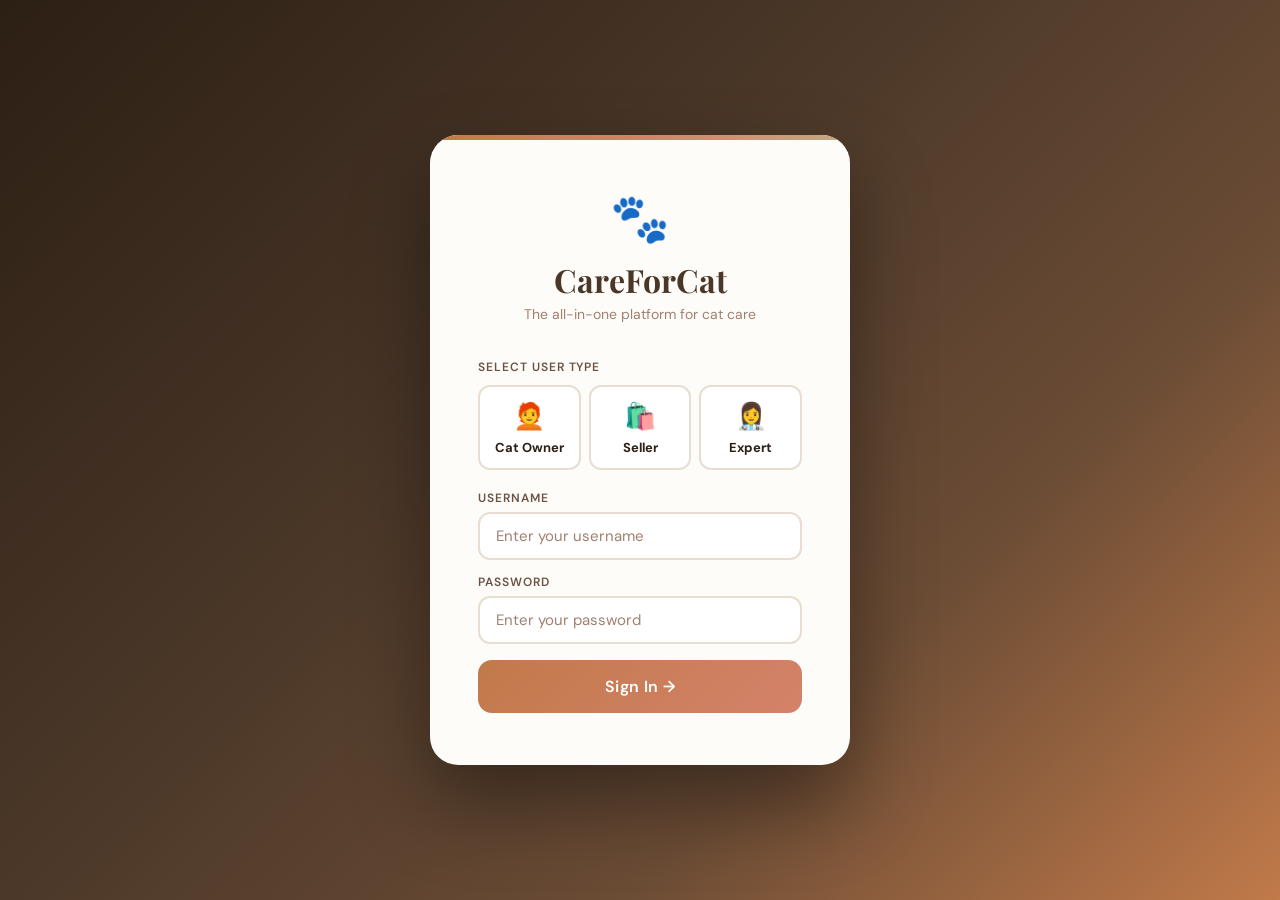
<file: index.html>
<!DOCTYPE html>
<html lang="en">
<head>
  <meta charset="UTF-8">
  <meta name="viewport" content="width=device-width, initial-scale=1.0">
  <title>CareForCat 🐾</title>

  <!-- Google Fonts -->
  <link href="https://fonts.googleapis.com/css2?family=Playfair+Display:wght@400;600;700&family=DM+Sans:wght@300;400;500;600&display=swap" rel="stylesheet">

  <!-- Stylesheets -->
  <link rel="stylesheet" href="css/variables.css">
  <link rel="stylesheet" href="css/login.css">
  <link rel="stylesheet" href="css/navbar.css">
  <link rel="stylesheet" href="css/components.css">
</head>
<body>

<!-- ===== LOGIN ===== -->
<div class="login-screen" id="loginScreen">
  <div class="login-card">
    <div class="login-logo">
      <span class="paw">🐾</span>
      <h1>CareForCat</h1>
      <p>The all-in-one platform for cat care</p>
    </div>
    <div class="role-selector">
      <label class="selector-label">Select user type</label>
      <div class="role-cards">
        <div class="role-card" id="role-owner"  onclick="selectRole('owner')">
          <span class="role-icon">🧑‍🦰</span>
          <div class="role-info"><div class="role-name">Cat Owner</div></div>
        </div>
        <div class="role-card" id="role-seller" onclick="selectRole('seller')">
          <span class="role-icon">🛍️</span>
          <div class="role-info"><div class="role-name">Seller</div></div>
        </div>
        <div class="role-card" id="role-expert" onclick="selectRole('expert')">
          <span class="role-icon">👩‍⚕️</span>
          <div class="role-info"><div class="role-name">Expert</div></div>
        </div>
      </div>
    </div>
    <div id="loginError" class="login-error">⚠️ Incorrect username or password. Please try again.</div>
    <div class="login-form">
      <div class="login-field">
        <label>Username</label>
        <input type="text" id="loginUsername" placeholder="Enter your username">
      </div>
      <div class="login-field">
        <label>Password</label>
        <input type="password" id="loginPassword" placeholder="Enter your password"
               onkeydown="if(event.key==='Enter') doLogin()">
      </div>
    </div>
    <button class="login-btn" onclick="doLogin()">Sign In →</button>
  </div>
</div>

<!-- ===== NAVBAR ===== -->
<nav class="navbar" id="navbar" style="display:none;">
  <a class="nav-brand" onclick="showPage('home')"><span>🐾</span> CareForCat</a>
  <div class="nav-links" id="navLinks"></div>
  <div class="nav-right">
    <button class="notification-btn" onclick="toggleNotif()">🔔<span class="notif-badge"></span></button>
    <div class="user-menu">
      <div class="avatar" id="navAvatar"></div>
      <div>
        <div class="user-name" id="navName"></div>
        <div class="user-role" id="navRole"></div>
      </div>
    </div>
    <button class="logout-btn" onclick="logout()">Sign Out</button>
  </div>
</nav>

<!-- ===== NOTIFICATIONS DROPDOWN ===== -->
<div class="notif-dropdown" id="notifDropdown">
  <div class="notif-header">
    <h4>Notifications</h4>
    <button class="notif-clear" onclick="clearNotif()">Clear all</button>
  </div>
  <div id="notifList"></div>
</div>

<!-- ===== PAGES ===== -->
<div id="pages" style="display:none;">

  <!-- Home -->
  <div class="page active" id="page-home">
    <div class="page-container">
      <div class="hero">
        <div class="hero-greeting" id="heroGreeting"></div>
        <h2 id="heroTitle"></h2>
        <p id="heroDesc"></p>
      </div>
      <div class="quick-stats" id="quickStats"></div>
      <div class="section-header">
        <h2 class="section-title">Recent Activity</h2>
        <button class="see-all">See all</button>
      </div>
      <div class="cards-grid" id="homeCards"></div>
    </div>
  </div>

  <!-- My Cats (Owner) -->
  <div class="page" id="page-mycats">
    <div class="page-container">
      <div class="section-header">
        <h2 class="section-title">My Cats 🐱</h2>
        <button class="card-btn" onclick="openModal('addCat')">+ Add Cat</button>
      </div>
      <div class="cat-profile" style="background:linear-gradient(135deg,#FDF8F3,white);">
        <div class="cat-avatar card-img-sand">🐈</div>
        <div class="cat-info" style="flex:1">
          <h3>Mochi</h3>
          <div class="cat-breed">British Shorthair · 3 years old · Male</div>
          <div class="cat-stats">
            <div class="cat-stat"><div class="val">4.2 kg</div><div class="lbl">Weight</div></div>
            <div class="cat-stat"><div class="val">2 months</div><div class="lbl">Last Visit</div></div>
            <div class="cat-stat"><div class="val">Good</div><div class="lbl">Health</div></div>
          </div>
          <div class="health-bar-wrap">
            <div class="health-bar-label"><span>Overall Health</span><span>85%</span></div>
            <div class="health-bar"><div class="health-bar-fill" style="width:85%"></div></div>
          </div>
        </div>
        <div style="display:flex;flex-direction:column;gap:8px;align-self:flex-start;">
          <button class="card-btn">View Profile</button>
          <button class="card-btn" style="background:var(--soft-green)">Book Appointment</button>
        </div>
      </div>
      <div class="cat-profile">
        <div class="cat-avatar card-img-rose">🐱</div>
        <div class="cat-info" style="flex:1">
          <h3>Butter</h3>
          <div class="cat-breed">Ragdoll · 1.5 years old · Female</div>
          <div class="cat-stats">
            <div class="cat-stat"><div class="val">3.1 kg</div><div class="lbl">Weight</div></div>
            <div class="cat-stat"><div class="val">3 weeks</div><div class="lbl">Last Visit</div></div>
            <div class="cat-stat"><div class="val">Excellent</div><div class="lbl">Health</div></div>
          </div>
          <div class="health-bar-wrap">
            <div class="health-bar-label"><span>Overall Health</span><span>94%</span></div>
            <div class="health-bar"><div class="health-bar-fill" style="width:94%"></div></div>
          </div>
        </div>
        <div style="display:flex;flex-direction:column;gap:8px;align-self:flex-start;">
          <button class="card-btn">View Profile</button>
          <button class="card-btn" style="background:var(--soft-green)">Book Appointment</button>
        </div>
      </div>
    </div>
  </div>

  <!-- Shop -->
  <div class="page" id="page-shop">
    <div class="page-container">
      <div class="section-header"><h2 class="section-title">Cat Shop 🛒</h2></div>
      <div class="filter-bar" id="shopFilterBar">
        <button class="filter-btn active" onclick="filterShop(this,'All')">All</button>
        <button class="filter-btn" onclick="filterShop(this,'Food')">Food</button>
        <button class="filter-btn" onclick="filterShop(this,'Accessories')">Accessories</button>
        <button class="filter-btn" onclick="filterShop(this,'Toys')">Toys</button>
        <button class="filter-btn" onclick="filterShop(this,'Hygiene')">Hygiene</button>
        <button class="filter-btn" onclick="filterShop(this,'Medicine & Vitamins')">Medicine &amp; Vitamins</button>
      </div>
      <div class="cards-grid" id="shopGrid">
        <div class="product-card" data-category="Food"><div class="product-img card-img-terracotta">🐟<span class="sale-badge">-20%</span></div><div class="product-body"><div class="product-name">Royal Canin Indoor 2kg</div><div class="product-brand">Royal Canin · Dry Food</div><div class="product-price"><span class="price-new">$13.99</span><span class="price-old">$17.49</span></div><button class="add-cart">🛒 Add to Cart</button></div></div>
        <div class="product-card" data-category="Hygiene"><div class="product-img card-img-sand">🪣</div><div class="product-body"><div class="product-name">Smart Self-Cleaning Litter Box</div><div class="product-brand">PetHouse · Hygiene</div><div class="product-price"><span class="price-new">$8.99</span></div><button class="add-cart">🛒 Add to Cart</button></div></div>
        <div class="product-card" data-category="Toys"><div class="product-img card-img-blue">🎾</div><div class="product-body"><div class="product-name">Premium Cat Toy Set</div><div class="product-brand">CatJoy · Toys</div><div class="product-price"><span class="price-new">$6.99</span></div><button class="add-cart">🛒 Add to Cart</button></div></div>
        <div class="product-card" data-category="Medicine & Vitamins"><div class="product-img card-img-green">🌿<span class="sale-badge">-15%</span></div><div class="product-body"><div class="product-name">Multi-Vitamin Supplement</div><div class="product-brand">PetCare · Health</div><div class="product-price"><span class="price-new">$9.99</span><span class="price-old">$11.99</span></div><button class="add-cart">🛒 Add to Cart</button></div></div>
        <div class="product-card" data-category="Accessories"><div class="product-img card-img-rose">🛏️</div><div class="product-body"><div class="product-name">Ultra-Soft Plush Cat Bed</div><div class="product-brand">CozyCat · Accessories</div><div class="product-price"><span class="price-new">$12.99</span></div><button class="add-cart">🛒 Add to Cart</button></div></div>
        <div class="product-card" data-category="Hygiene"><div class="product-img card-img-sand">🚿</div><div class="product-body"><div class="product-name">Waterless Dry Shampoo</div><div class="product-brand">PurrClean · Hygiene</div><div class="product-price"><span class="price-new">$4.49</span></div><button class="add-cart">🛒 Add to Cart</button></div></div>
      </div>
    </div>
  </div>

  <!-- Consult (Owner) -->
  <div class="page" id="page-consult">
    <div class="page-container">
      <div class="section-header">
        <h2 class="section-title">Expert Consultation 👩‍⚕️</h2>
        <button class="card-btn" onclick="openModal('askQuestion')">✏️ Ask a Question</button>
      </div>
      <div class="search-bar"><span>🔍</span><input type="text" placeholder="Search for an expert..."></div>
      <div class="expert-card">
        <div class="expert-avatar avatar-expert">👩‍⚕️</div>
        <div class="expert-info" style="flex:1">
          <h3>Dr. Lan Phuong</h3>
          <div class="expert-spec">Feline Internal Medicine Specialist</div>
          <div class="expert-bio">10 years of experience. Specializes in kidney, cardiac, and digestive diseases in cats. University lecturer and researcher.</div>
          <div><span class="stars">★★★★★</span><span class="review-count">(128 reviews)</span></div>
        </div>
        <button class="book-btn">📅 Book Now</button>
      </div>
      <div class="expert-card">
        <div class="expert-avatar avatar-owner">👨‍⚕️</div>
        <div class="expert-info" style="flex:1">
          <h3>Dr. Minh Tri</h3>
          <div class="expert-spec">Nutrition &amp; Behavior Specialist</div>
          <div class="expert-bio">8 years specializing in feline diet and behavior consulting. Graduated from Hanoi Veterinary University.</div>
          <div><span class="stars">★★★★☆</span><span class="review-count">(94 reviews)</span></div>
        </div>
        <button class="book-btn">📅 Book Now</button>
      </div>
      <div class="expert-card">
        <div class="expert-avatar avatar-seller">👩‍🔬</div>
        <div class="expert-info" style="flex:1">
          <h3>Dr. Thu Hien</h3>
          <div class="expert-spec">Surgeon &amp; Orthopedic Specialist</div>
          <div class="expert-bio">Specializes in surgery and injury treatment in cats. 12 years of experience at CatCare Veterinary Clinic.</div>
          <div><span class="stars">★★★★★</span><span class="review-count">(203 reviews)</span></div>
        </div>
        <button class="book-btn">📅 Book Now</button>
      </div>
    </div>
  </div>

  <!-- Forum -->
  <div class="page" id="page-forum">
    <div class="page-container">
      <div class="section-header">
        <h2 class="section-title">CareForCat Community 💬</h2>
        <button class="card-btn" onclick="openModal('newPost')">✍️ New Post</button>
      </div>
      <div class="filter-bar" id="forumFilterBar">
        <button class="filter-btn active" onclick="filterForum(this,'All')">All</button>
        <button class="filter-btn" onclick="filterForum(this,'Q&A')">Q&amp;A</button>
        <button class="filter-btn" onclick="filterForum(this,'Stories')">Stories</button>
        <button class="filter-btn" onclick="filterForum(this,'Expert Answers')">Expert Answers</button>
      </div>
      <div id="forumPosts">
        <div class="post-card" data-category="Q&A">
          <div class="post-header"><div class="post-user-avatar avatar-owner">🧑</div><div><div class="post-user-name">Minh Anh</div><div class="post-time">2 hours ago · Q&amp;A</div></div></div>
          <div class="post-title">My cat keeps sneezing constantly — could it be rhinitis?</div>
          <div class="post-preview">Mochi has been sneezing a lot lately with clear nasal discharge. I checked his temperature and it's normal. Has anyone else experienced this before?</div>
          <div class="post-footer"><span class="post-action">❤️ 12 likes</span><span class="post-action">💬 8 comments</span><span class="post-action">🔖 Save</span></div>
        </div>
        <div class="post-card" data-category="Expert Answers">
          <div class="post-header"><div class="post-user-avatar avatar-expert">👩‍⚕️</div><div><div class="post-user-name">Dr. Lan Phuong <span style="font-size:11px;color:var(--soft-green);font-weight:600;">✓ Expert</span></div><div class="post-time">5 hours ago · Article</div></div></div>
          <div class="post-title">5 Signs Your Cat Needs to See a Vet Immediately</div>
          <div class="post-preview">As a cat owner, recognizing danger signs early can save your pet's life. Here are the 5 most critical warning signs to watch out for...</div>
          <div class="post-footer"><span class="post-action">❤️ 87 likes</span><span class="post-action">💬 34 comments</span><span class="post-action">🔖 Save</span></div>
        </div>
        <div class="post-card" data-category="Stories">
          <div class="post-header"><div class="post-user-avatar avatar-seller">🛍️</div><div><div class="post-user-name">Thanh Ha Shop <span style="font-size:11px;color:var(--terracotta);font-weight:600;">🏪 Store</span></div><div class="post-time">1 day ago · Review</div></div></div>
          <div class="post-title">Royal Canin vs Hill's Science Diet — Which Is Better for Indoor Cats?</div>
          <div class="post-preview">After 3 months of testing with multiple customers, here is a detailed comparison of the two most popular cat food brands on the market...</div>
          <div class="post-footer"><span class="post-action">❤️ 45 likes</span><span class="post-action">💬 22 comments</span><span class="post-action">🔖 Save</span></div>
        </div>
      </div>
    </div>
  </div>

  <!-- Manage Products (Seller) -->
  <div class="page" id="page-manage-products">
    <div class="page-container">
      <div class="section-header">
        <h2 class="section-title">Product Management 📦</h2>
        <button class="card-btn" onclick="openModal('addProduct')">+ Add Product</button>
      </div>
      <div class="manage-tabs">
        <button class="manage-tab active" onclick="filterProductTab(this,'all')">Active (12)</button>
        <button class="manage-tab" onclick="filterProductTab(this,'pending')">Pending Review (3)</button>
        <button class="manage-tab" onclick="filterProductTab(this,'outofstock')">Out of Stock (2)</button>
      </div>
      <div class="table-wrap">
        <table>
          <thead><tr><th>Product</th><th>Category</th><th>Price</th><th>Stock</th><th>Sold</th><th>Status</th><th></th></tr></thead>
          <tbody id="productTableBody">
            <tr data-status="all"><td><strong>Royal Canin Indoor 2kg</strong></td><td>Food</td><td>$13.99</td><td>45</td><td>128</td><td><span class="status-pill status-active">Active</span></td><td><button class="card-btn">Edit</button></td></tr>
            <tr data-status="all"><td><strong>Smart Litter Box</strong></td><td>Hygiene</td><td>$8.99</td><td>12</td><td>67</td><td><span class="status-pill status-active">Active</span></td><td><button class="card-btn">Edit</button></td></tr>
            <tr data-status="outofstock"><td><strong>Premium Toy Set</strong></td><td>Toys</td><td>$6.99</td><td>0</td><td>89</td><td><span class="status-pill status-pending">Out of Stock</span></td><td><button class="card-btn">Edit</button></td></tr>
            <tr data-status="pending"><td><strong>Multi-Vitamin Supplement</strong></td><td>Medicine</td><td>$9.99</td><td>30</td><td>54</td><td><span class="status-pill status-pending">Pending Review</span></td><td><button class="card-btn">Edit</button></td></tr>
          </tbody>
        </table>
      </div>
    </div>
  </div>

  <!-- Manage Orders (Seller) -->
  <div class="page" id="page-manage-orders">
    <div class="page-container">
      <div class="section-header"><h2 class="section-title">Order Management 🧾</h2></div>
      <div class="table-wrap">
        <table>
          <thead><tr><th>Order ID</th><th>Customer</th><th>Product</th><th>Total</th><th>Date</th><th>Status</th></tr></thead>
          <tbody>
            <tr><td>#ORD-1024</td><td>Minh Anh</td><td>Royal Canin × 2</td><td>$27.98</td><td>Mar 3, 2026</td><td><span class="status-pill status-pending">Processing</span></td></tr>
            <tr><td>#ORD-1023</td><td>Huu Duc</td><td>Litter Box × 1</td><td>$8.99</td><td>Mar 2, 2026</td><td><span class="status-pill status-done">Delivered</span></td></tr>
            <tr><td>#ORD-1022</td><td>Thao Nguyen</td><td>Vitamins × 3</td><td>$29.97</td><td>Mar 1, 2026</td><td><span class="status-pill status-active">Shipped</span></td></tr>
          </tbody>
        </table>
      </div>
    </div>
  </div>

  <!-- Schedule (Expert) -->
  <div class="page" id="page-schedule">
    <div class="page-container">
      <div class="section-header">
        <h2 class="section-title">My Consultation Schedule 📅</h2>
        <button class="card-btn" onclick="openModal('setSchedule')">+ Add Availability</button>
      </div>
      <div class="table-wrap">
        <table>
          <thead><tr><th>Time</th><th>Patient</th><th>Cat Name</th><th>Issue</th><th>Type</th><th>Status</th></tr></thead>
          <tbody>
            <tr><td>Today, 2:00 PM</td><td>Minh Anh</td><td>Mochi</td><td>Sneezing, runny nose</td><td>🎥 Online</td><td><span class="status-pill status-active">Upcoming</span></td></tr>
            <tr><td>Today, 4:30 PM</td><td>Huu Duc</td><td>Cream</td><td>Routine health checkup</td><td>🏥 In-person</td><td><span class="status-pill status-active">Upcoming</span></td></tr>
            <tr><td>Mar 4, 9:00 AM</td><td>Thu Phuong</td><td>Cloud</td><td>Diet consultation</td><td>🎥 Online</td><td><span class="status-pill status-pending">Awaiting Confirm</span></td></tr>
            <tr><td>Mar 2, 10:00 AM</td><td>Thanh Lam</td><td>Espresso</td><td>Skin inflammation treatment</td><td>🏥 In-person</td><td><span class="status-pill status-done">Completed</span></td></tr>
          </tbody>
        </table>
      </div>
    </div>
  </div>

  <!-- Articles (Expert) -->
  <div class="page" id="page-articles">
    <div class="page-container">
      <div class="section-header">
        <h2 class="section-title">My Articles ✍️</h2>
        <button class="card-btn" onclick="openModal('newArticle')">+ Write New Article</button>
      </div>
      <div class="cards-grid">
        <div class="card"><div class="card-img card-img-blue">🔬</div><div class="card-body"><span class="card-tag tag-health">Health</span><div class="card-title">Chronic Kidney Disease in Middle-Aged Cats</div><div class="card-desc">Early detection and effective treatment protocols for cats aged 7 and above...</div></div><div class="card-footer"><span class="card-author">234 reads</span><button class="card-btn">Edit</button></div></div>
        <div class="card"><div class="card-img card-img-green">🥗</div><div class="card-body"><span class="card-tag tag-food">Nutrition</span><div class="card-title">A Balanced Diet for Indoor Cats</div><div class="card-desc">A science-based guide to meal planning that prevents obesity and nutritional deficiencies...</div></div><div class="card-footer"><span class="card-author">178 reads</span><button class="card-btn">Edit</button></div></div>
        <div class="card"><div class="card-img card-img-rose">💊</div><div class="card-body"><span class="card-tag tag-care">Treatment</span><div class="card-title">How to Give Your Cat Medicine the Right Way</div><div class="card-desc">Techniques and tips to make medicating your cat safe and stress-free...</div></div><div class="card-footer"><span class="card-author">412 reads</span><button class="card-btn">Edit</button></div></div>
      </div>
    </div>
  </div>

  <!-- Profile (All roles) -->
  <div class="page" id="page-profile">
    <div class="page-container">
      <div class="profile-header">
        <div class="profile-avatar-big" id="profileAvatarBig"></div>
        <div class="profile-info">
          <h2 id="profileName"></h2>
          <p id="profileEmail"></p>
          <div class="profile-role-badge" id="profileRoleBadge"></div>
        </div>
      </div>
      <div class="info-grid" id="profileInfoGrid"></div>
    </div>
  </div>

</div><!-- /#pages -->

<!-- ===== MODAL ===== -->
<div class="modal-overlay" id="modalOverlay" onclick="closeModal()">
  <div class="modal" onclick="event.stopPropagation()">
    <button class="modal-close" onclick="closeModal()">✕</button>
    <div id="modalContent"></div>
  </div>
</div>

<!-- ===== SCRIPTS (order matters) ===== -->
<script src="js/data.js"></script>
<script src="js/setup.js"></script>
<script src="js/auth.js"></script>
<script src="js/ui.js"></script>

</body>
</html>
</file>
<file: css/variables.css>
/* ===== CSS VARIABLES & BASE ===== */
:root {
  --cream: #FDF8F3;
  --warm-white: #FEFCF9;
  --sand: #E8DDD0;
  --clay: #C4A882;
  --terracotta: #C17A4A;
  --deep-brown: #4A3728;
  --soft-green: #7A9E7E;
  --sage: #9DB4A0;
  --blush: #E8B4A0;
  --rose: #D4826A;
  --accent: #C17A4A;
  --text-dark: #2C1F14;
  --text-mid: #6B5344;
  --text-light: #A08070;
}

* { margin: 0; padding: 0; box-sizing: border-box; }

body {
  font-family: 'DM Sans', sans-serif;
  background: var(--cream);
  color: var(--text-dark);
  min-height: 100vh;
}

@keyframes fadeIn {
  from { opacity: 0; transform: translateY(8px); }
  to   { opacity: 1; transform: translateY(0); }
}

/* ===== PAGES ===== */
.page { display: none; animation: fadeIn 0.3s ease; }
.page.active { display: block; }
.page-container { max-width: 1200px; margin: 0 auto; padding: 40px 32px; }

/* ===== SECTION / CARDS ===== */
.section-header { display: flex; align-items: center; justify-content: space-between; margin-bottom: 24px; }
.section-title { font-family: 'Playfair Display', serif; font-size: 26px; font-weight: 700; color: var(--deep-brown); }
.see-all { color: var(--terracotta); font-size: 14px; font-weight: 600; cursor: pointer; background: none; border: none; font-family: 'DM Sans', sans-serif; }

/* ===== CARD COLOURS ===== */
.card-img-green      { background: linear-gradient(135deg, #EDF5EE, #C8E0CB); }
.card-img-sand       { background: linear-gradient(135deg, #FDF8F3, #E8DDD0); }
.card-img-rose       { background: linear-gradient(135deg, #FFF0EC, #F5C5B5); }
.card-img-blue       { background: linear-gradient(135deg, #EEF2FF, #C9D0F5); }
.card-img-terracotta { background: linear-gradient(135deg, #FEF3EB, #F5D5B8); }

/* ===== TAG COLOURS ===== */
.tag-health  { background: #EDF5EE; color: #4A7C50; }
.tag-food    { background: #FEF3EB; color: #C17A4A; }
.tag-care    { background: #FFF0EC; color: #C4614A; }
.tag-consult { background: #EEF2FF; color: #5B68C0; }

/* ===== STATUS PILLS ===== */
.status-pill    { display: inline-block; padding: 3px 10px; border-radius: 20px; font-size: 11px; font-weight: 600; }
.status-active  { background: #EDF5EE; color: #4A7C50; }
.status-pending { background: #FEF3EB; color: #C17A4A; }
.status-done    { background: #EEF2FF; color: #5B68C0; }

/* ===== FILTER BAR ===== */
.filter-bar { display: flex; gap: 10px; flex-wrap: wrap; margin-bottom: 28px; }
.filter-btn { padding: 8px 18px; border-radius: 20px; border: 1px solid var(--sand); background: white; color: var(--text-mid); font-size: 13px; font-weight: 500; cursor: pointer; transition: all 0.2s; font-family: 'DM Sans', sans-serif; }
.filter-btn:hover, .filter-btn.active { background: var(--terracotta); color: white; border-color: var(--terracotta); }

/* ===== SEARCH BAR ===== */
.search-bar { display: flex; align-items: center; gap: 10px; background: white; border: 1px solid var(--sand); border-radius: 12px; padding: 8px 16px; width: 280px; margin-bottom: 28px; }
.search-bar input { border: none; outline: none; font-family: 'DM Sans', sans-serif; font-size: 14px; color: var(--text-dark); background: transparent; width: 100%; }

/* ===== AVATAR VARIANTS ===== */
.avatar        { width: 32px; height: 32px; border-radius: 8px; display: flex; align-items: center; justify-content: center; font-size: 16px; }
.avatar-owner  { background: linear-gradient(135deg, #EDF5EE, #C8E0CB); }
.avatar-seller { background: linear-gradient(135deg, #FEF3EB, #F5D5B8); }
.avatar-expert { background: linear-gradient(135deg, #EEF2FF, #C9D0F5); }

/* ===== RESPONSIVE ===== */
@media (max-width: 768px) {
  .nav-links { display: none; }
  .cards-grid { grid-template-columns: 1fr; }
  .quick-stats { grid-template-columns: 1fr; }
  .page-container { padding: 24px 16px; }
  .hero { padding: 36px 28px; }
  .hero h2 { font-size: 28px; }
}
</file>
<file: css/login.css>
/* ===== LOGIN SCREEN ===== */
.login-screen {
  position: fixed; inset: 0;
  background: linear-gradient(135deg, #2C1F14 0%, #4A3728 40%, #6B4C35 70%, #C17A4A 100%);
  display: flex; align-items: center; justify-content: center;
  z-index: 1000;
  transition: opacity 0.6s ease, transform 0.6s ease;
}
.login-screen.hidden { opacity: 0; pointer-events: none; transform: scale(1.05); }

.login-card {
  background: var(--warm-white);
  border-radius: 28px;
  padding: 52px 48px;
  width: 420px;
  box-shadow: 0 40px 80px rgba(0,0,0,0.4);
  position: relative;
  overflow: hidden;
}
.login-card::before {
  content: '';
  position: absolute; top: 0; left: 0; right: 0; height: 5px;
  background: linear-gradient(90deg, var(--terracotta), var(--rose), var(--clay));
}

.login-logo { text-align: center; margin-bottom: 36px; }
.login-logo .paw { font-size: 48px; display: block; margin-bottom: 8px; }
.login-logo h1 { font-family: 'Playfair Display', serif; font-size: 32px; color: var(--deep-brown); font-weight: 700; }
.login-logo p { color: var(--text-light); font-size: 14px; margin-top: 4px; }

.role-selector { margin-bottom: 20px; }
.selector-label { display: block; font-size: 12px; font-weight: 600; color: var(--text-mid); text-transform: uppercase; letter-spacing: 0.08em; margin-bottom: 10px; }
.role-cards { display: flex; gap: 8px; }
.role-card { flex: 1; border: 2px solid var(--sand); border-radius: 12px; padding: 12px 8px; cursor: pointer; transition: all 0.2s ease; display: flex; flex-direction: column; align-items: center; gap: 6px; background: white; text-align: center; }
.role-card:hover { border-color: var(--terracotta); background: #FDF8F3; transform: translateY(-2px); }
.role-card.selected { border-color: var(--terracotta); background: #FDF1EA; box-shadow: 0 0 0 3px rgba(193,122,74,0.12); }
.role-icon { font-size: 26px; }
.role-name { font-size: 13px; font-weight: 700; color: var(--text-dark); }
.role-desc { font-size: 11px; color: var(--text-light); }

.login-form { display: flex; flex-direction: column; gap: 14px; margin: 16px 0 8px; }
.login-field { display: flex; flex-direction: column; gap: 6px; }
.login-field label { font-size: 12px; font-weight: 600; color: var(--text-mid); text-transform: uppercase; letter-spacing: 0.08em; }
.login-field input { border: 2px solid var(--sand); border-radius: 12px; padding: 12px 16px; font-size: 15px; font-family: 'DM Sans', sans-serif; color: var(--text-dark); background: white; outline: none; transition: border-color 0.2s ease, box-shadow 0.2s ease; }
.login-field input:focus { border-color: var(--terracotta); box-shadow: 0 0 0 4px rgba(193,122,74,0.1); }
.login-field input::placeholder { color: var(--text-light); }

.login-error { background: #FFF0EC; border: 1px solid #F5C5B5; border-radius: 10px; padding: 10px 14px; font-size: 13px; color: var(--rose); display: none; margin-top: 4px; }
.login-error.show { display: block; }

.login-btn { width: 100%; padding: 16px; background: linear-gradient(135deg, var(--terracotta), var(--rose)); color: white; border: none; border-radius: 14px; font-size: 16px; font-weight: 600; cursor: pointer; transition: all 0.2s ease; font-family: 'DM Sans', sans-serif; letter-spacing: 0.02em; margin-top: 8px; }
.login-btn:hover { transform: translateY(-2px); box-shadow: 0 12px 24px rgba(193,122,74,0.35); }
</file>
<file: css/navbar.css>
/* ===== NAVBAR ===== */
.navbar { position: sticky; top: 0; z-index: 100; background: rgba(253,248,243,0.92); backdrop-filter: blur(16px); border-bottom: 1px solid var(--sand); padding: 0 32px; height: 68px; display: flex; align-items: center; justify-content: space-between; box-shadow: 0 2px 20px rgba(74,55,40,0.06); }
.nav-brand { display: flex; align-items: center; gap: 10px; font-family: 'Playfair Display', serif; font-size: 22px; font-weight: 700; color: var(--deep-brown); cursor: pointer; text-decoration: none; }
.nav-brand span { font-size: 24px; }
.nav-links { display: flex; align-items: center; gap: 2px; flex: 1; justify-content: center; }
.nav-link { display: flex; align-items: center; gap: 7px; padding: 8px 16px; border-radius: 10px; color: var(--text-mid); font-size: 14px; font-weight: 500; cursor: pointer; transition: all 0.2s ease; border: none; background: none; font-family: 'DM Sans', sans-serif; white-space: nowrap; }
.nav-link:hover { background: var(--sand); color: var(--deep-brown); }
.nav-link.active { background: var(--terracotta); color: white; }
.nav-link .nav-icon { font-size: 16px; }
.nav-right { display: flex; align-items: center; gap: 12px; }
.notification-btn { width: 40px; height: 40px; border-radius: 10px; border: 1px solid var(--sand); background: white; cursor: pointer; display: flex; align-items: center; justify-content: center; font-size: 18px; transition: all 0.2s; position: relative; }
.notification-btn:hover { background: var(--sand); }
.notif-badge { position: absolute; top: 6px; right: 6px; width: 8px; height: 8px; border-radius: 50%; background: var(--rose); border: 2px solid white; }
.user-menu { display: flex; align-items: center; gap: 10px; padding: 6px 14px 6px 6px; background: white; border: 1px solid var(--sand); border-radius: 12px; cursor: pointer; transition: all 0.2s; }
.user-menu:hover { border-color: var(--terracotta); }
.user-name { font-size: 14px; font-weight: 600; color: var(--text-dark); }
.user-role { font-size: 11px; color: var(--text-light); }
.logout-btn { background: none; border: none; cursor: pointer; color: var(--text-light); font-size: 13px; padding: 2px 8px; border-radius: 6px; transition: all 0.2s; font-family: 'DM Sans', sans-serif; }
.logout-btn:hover { background: var(--sand); color: var(--rose); }

/* ===== NOTIFICATIONS DROPDOWN ===== */
.notif-dropdown { position: fixed; top: 68px; right: 32px; width: 340px; background: white; border-radius: 18px; box-shadow: 0 20px 48px rgba(74,55,40,0.15); border: 1px solid var(--sand); z-index: 200; display: none; overflow: hidden; }
.notif-dropdown.open { display: block; animation: fadeIn 0.2s ease; }
.notif-header { padding: 16px 20px; border-bottom: 1px solid var(--sand); display: flex; justify-content: space-between; align-items: center; }
.notif-header h4 { font-weight: 700; color: var(--text-dark); }
.notif-clear { font-size: 12px; color: var(--terracotta); cursor: pointer; background: none; border: none; font-family: 'DM Sans', sans-serif; }
.notif-item { padding: 14px 20px; display: flex; gap: 12px; border-bottom: 1px solid var(--sand); cursor: pointer; transition: background 0.15s; }
.notif-item:hover { background: var(--cream); }
.notif-item:last-child { border-bottom: none; }
.notif-dot { width: 8px; height: 8px; border-radius: 50%; background: var(--terracotta); margin-top: 6px; flex-shrink: 0; }
.notif-text { font-size: 13px; color: var(--text-dark); line-height: 1.4; }
.notif-time { font-size: 11px; color: var(--text-light); margin-top: 4px; }
</file>
<file: css/components.css>
/* ===== HOME - HERO ===== */
.hero { background: linear-gradient(135deg, #4A3728 0%, #6B4C35 50%, #C17A4A 100%); border-radius: 24px; padding: 64px 56px; color: white; position: relative; overflow: hidden; margin-bottom: 48px; }
.hero::before { content: '🐱'; position: absolute; right: 60px; top: 50%; transform: translateY(-50%); font-size: 140px; opacity: 0.2; }
.hero-greeting { font-size: 14px; font-weight: 600; opacity: 0.7; letter-spacing: 0.1em; text-transform: uppercase; margin-bottom: 12px; }
.hero h2 { font-family: 'Playfair Display', serif; font-size: 44px; font-weight: 700; line-height: 1.2; margin-bottom: 16px; }
.hero p { font-size: 16px; opacity: 0.8; max-width: 480px; line-height: 1.6; }
.quick-stats { display: grid; grid-template-columns: repeat(3, 1fr); gap: 20px; margin-bottom: 40px; }
.stat-card { background: white; border-radius: 20px; padding: 28px; border: 1px solid var(--sand); transition: all 0.2s; }
.stat-card:hover { transform: translateY(-4px); box-shadow: 0 16px 40px rgba(74,55,40,0.1); }
.stat-icon { font-size: 36px; margin-bottom: 14px; }
.stat-num { font-family: 'Playfair Display', serif; font-size: 40px; font-weight: 700; color: var(--terracotta); }
.stat-label { font-size: 14px; color: var(--text-light); margin-top: 4px; }

/* ===== CONTENT CARDS ===== */
.cards-grid { display: grid; grid-template-columns: repeat(auto-fill, minmax(280px, 1fr)); gap: 20px; }
.card { background: white; border-radius: 20px; overflow: hidden; border: 1px solid var(--sand); transition: all 0.25s ease; cursor: pointer; }
.card:hover { transform: translateY(-6px); box-shadow: 0 20px 48px rgba(74,55,40,0.12); }
.card-img { height: 160px; display: flex; align-items: center; justify-content: center; font-size: 64px; }
.card-body { padding: 20px; }
.card-tag { display: inline-block; font-size: 11px; font-weight: 600; padding: 4px 10px; border-radius: 20px; margin-bottom: 10px; text-transform: uppercase; letter-spacing: 0.06em; }
.card-title { font-size: 16px; font-weight: 600; color: var(--text-dark); margin-bottom: 6px; }
.card-desc { font-size: 13px; color: var(--text-light); line-height: 1.5; }
.card-footer { padding: 14px 20px; border-top: 1px solid var(--sand); display: flex; align-items: center; justify-content: space-between; }
.card-author { font-size: 12px; color: var(--text-light); }
.card-btn { background: var(--terracotta); color: white; border: none; padding: 6px 14px; border-radius: 8px; font-size: 12px; font-weight: 600; cursor: pointer; transition: all 0.2s; font-family: 'DM Sans', sans-serif; }
.card-btn:hover { background: var(--deep-brown); }

/* ===== CAT PROFILES ===== */
.cat-profile { background: white; border-radius: 20px; padding: 28px; border: 1px solid var(--sand); display: flex; gap: 24px; margin-bottom: 20px; transition: all 0.2s; }
.cat-profile:hover { box-shadow: 0 12px 32px rgba(74,55,40,0.1); transform: translateY(-2px); }
.cat-avatar { width: 90px; height: 90px; border-radius: 18px; display: flex; align-items: center; justify-content: center; font-size: 48px; flex-shrink: 0; }
.cat-info h3 { font-family: 'Playfair Display', serif; font-size: 22px; font-weight: 700; margin-bottom: 6px; }
.cat-info .cat-breed { color: var(--text-light); font-size: 14px; margin-bottom: 12px; }
.cat-stats { display: flex; gap: 20px; }
.cat-stat { text-align: center; }
.cat-stat .val { font-weight: 700; font-size: 18px; color: var(--terracotta); }
.cat-stat .lbl { font-size: 11px; color: var(--text-light); text-transform: uppercase; letter-spacing: 0.05em; }
.health-bar-wrap { margin-top: 12px; }
.health-bar-label { font-size: 12px; color: var(--text-light); margin-bottom: 6px; display: flex; justify-content: space-between; }
.health-bar { height: 6px; background: var(--sand); border-radius: 3px; overflow: hidden; }
.health-bar-fill { height: 100%; border-radius: 3px; background: linear-gradient(90deg, var(--soft-green), var(--sage)); }

/* ===== SHOP ===== */
.product-card { background: white; border-radius: 20px; overflow: hidden; border: 1px solid var(--sand); transition: all 0.25s; cursor: pointer; }
.product-card:hover { transform: translateY(-6px); box-shadow: 0 20px 48px rgba(74,55,40,0.12); }
.product-img { height: 180px; display: flex; align-items: center; justify-content: center; font-size: 72px; position: relative; }
.sale-badge { position: absolute; top: 14px; right: 14px; background: var(--rose); color: white; font-size: 11px; font-weight: 700; padding: 4px 10px; border-radius: 20px; }
.product-body { padding: 18px; }
.product-name { font-size: 15px; font-weight: 600; color: var(--text-dark); margin-bottom: 4px; }
.product-brand { font-size: 12px; color: var(--text-light); margin-bottom: 12px; }
.product-price { display: flex; align-items: center; gap: 10px; }
.price-new { font-size: 20px; font-weight: 700; color: var(--terracotta); }
.price-old { font-size: 14px; color: var(--text-light); text-decoration: line-through; }
.add-cart { width: 100%; padding: 10px; background: var(--deep-brown); color: white; border: none; border-radius: 10px; font-size: 14px; font-weight: 600; cursor: pointer; margin-top: 14px; transition: all 0.2s; font-family: 'DM Sans', sans-serif; }
.add-cart:hover { background: var(--terracotta); }

/* ===== EXPERTS ===== */
.expert-card { background: white; border-radius: 20px; padding: 24px; border: 1px solid var(--sand); display: flex; gap: 20px; margin-bottom: 16px; transition: all 0.2s; }
.expert-card:hover { box-shadow: 0 12px 32px rgba(74,55,40,0.1); transform: translateY(-2px); }
.expert-avatar { width: 72px; height: 72px; border-radius: 16px; display: flex; align-items: center; justify-content: center; font-size: 36px; flex-shrink: 0; }
.expert-info h3 { font-size: 17px; font-weight: 700; margin-bottom: 4px; }
.expert-spec { font-size: 13px; color: var(--terracotta); font-weight: 500; margin-bottom: 8px; }
.expert-bio { font-size: 13px; color: var(--text-light); line-height: 1.5; margin-bottom: 12px; }
.stars { color: #F4B942; font-size: 14px; }
.review-count { font-size: 12px; color: var(--text-light); margin-left: 6px; }
.book-btn { padding: 8px 20px; background: var(--soft-green); color: white; border: none; border-radius: 10px; font-size: 13px; font-weight: 600; cursor: pointer; transition: all 0.2s; font-family: 'DM Sans', sans-serif; margin-left: auto; align-self: flex-start; flex-shrink: 0; }
.book-btn:hover { background: #5A8060; }

/* ===== FORUM ===== */
.post-card { background: white; border-radius: 16px; padding: 22px; border: 1px solid var(--sand); margin-bottom: 14px; transition: all 0.2s; cursor: pointer; }
.post-card:hover { box-shadow: 0 8px 24px rgba(74,55,40,0.08); }
.post-header { display: flex; align-items: center; gap: 12px; margin-bottom: 12px; }
.post-user-avatar { width: 38px; height: 38px; border-radius: 10px; display: flex; align-items: center; justify-content: center; font-size: 20px; }
.post-user-name { font-size: 14px; font-weight: 600; }
.post-time { font-size: 12px; color: var(--text-light); }
.post-title { font-size: 16px; font-weight: 600; color: var(--text-dark); margin-bottom: 8px; }
.post-preview { font-size: 14px; color: var(--text-light); line-height: 1.5; }
.post-footer { display: flex; gap: 20px; margin-top: 14px; padding-top: 14px; border-top: 1px solid var(--sand); }
.post-action { display: flex; align-items: center; gap: 6px; font-size: 13px; color: var(--text-light); cursor: pointer; }
.post-action:hover { color: var(--terracotta); }

/* ===== MANAGE (Seller / Expert tables) ===== */
.manage-tabs { display: flex; gap: 4px; margin-bottom: 28px; border-bottom: 1px solid var(--sand); }
.manage-tab { padding: 10px 20px; border: none; background: none; font-family: 'DM Sans', sans-serif; font-size: 14px; font-weight: 500; color: var(--text-light); cursor: pointer; border-bottom: 2px solid transparent; margin-bottom: -1px; transition: all 0.2s; }
.manage-tab.active { color: var(--terracotta); border-bottom-color: var(--terracotta); }
.table-wrap { background: white; border-radius: 16px; border: 1px solid var(--sand); overflow: hidden; }
table { width: 100%; border-collapse: collapse; }
th { background: #FDF8F3; padding: 14px 18px; text-align: left; font-size: 12px; font-weight: 600; color: var(--text-light); text-transform: uppercase; letter-spacing: 0.06em; }
td { padding: 14px 18px; border-top: 1px solid var(--sand); font-size: 14px; }
tr:hover td { background: #FDF8F3; }

/* ===== PROFILE ===== */
.profile-header { background: linear-gradient(135deg, #4A3728, #6B4C35); border-radius: 24px; padding: 40px; color: white; display: flex; align-items: center; gap: 28px; margin-bottom: 28px; }
.profile-avatar-big { width: 96px; height: 96px; border-radius: 24px; background: rgba(255,255,255,0.15); display: flex; align-items: center; justify-content: center; font-size: 52px; border: 3px solid rgba(255,255,255,0.3); }
.profile-info h2 { font-family: 'Playfair Display', serif; font-size: 28px; font-weight: 700; }
.profile-info p { opacity: 0.75; margin-top: 6px; }
.profile-role-badge { display: inline-block; margin-top: 12px; padding: 5px 14px; border-radius: 20px; background: rgba(255,255,255,0.15); font-size: 13px; font-weight: 600; border: 1px solid rgba(255,255,255,0.25); }
.info-grid { display: grid; grid-template-columns: repeat(2, 1fr); gap: 16px; }
.info-card { background: white; border-radius: 16px; padding: 22px; border: 1px solid var(--sand); }
.info-label { font-size: 12px; color: var(--text-light); text-transform: uppercase; letter-spacing: 0.06em; margin-bottom: 8px; font-weight: 600; }
.info-value { font-size: 16px; font-weight: 600; color: var(--text-dark); }

/* ===== MODAL ===== */
.modal-overlay { position: fixed; inset: 0; background: rgba(44,31,20,0.5); z-index: 500; display: none; align-items: center; justify-content: center; }
.modal-overlay.open { display: flex; animation: fadeIn 0.2s ease; }
.modal { background: white; border-radius: 24px; padding: 40px; width: 480px; max-width: 90vw; position: relative; }
.modal h3 { font-family: 'Playfair Display', serif; font-size: 24px; margin-bottom: 20px; }
.modal-close { position: absolute; top: 20px; right: 20px; background: var(--sand); border: none; border-radius: 8px; width: 32px; height: 32px; cursor: pointer; font-size: 16px; }
.form-group { margin-bottom: 18px; }
.form-group label { display: block; font-size: 13px; font-weight: 600; color: var(--text-mid); margin-bottom: 7px; text-transform: uppercase; letter-spacing: 0.06em; }
.form-group input, .form-group textarea, .form-group select { width: 100%; padding: 12px 14px; border: 1px solid var(--sand); border-radius: 10px; font-family: 'DM Sans', sans-serif; font-size: 14px; color: var(--text-dark); outline: none; transition: border-color 0.2s; }
.form-group input:focus, .form-group textarea:focus { border-color: var(--terracotta); }
.form-group textarea { resize: vertical; min-height: 90px; }
.form-submit { width: 100%; padding: 14px; background: linear-gradient(135deg, var(--terracotta), var(--rose)); color: white; border: none; border-radius: 12px; font-size: 15px; font-weight: 600; cursor: pointer; font-family: 'DM Sans', sans-serif; transition: all 0.2s; }
.form-submit:hover { transform: translateY(-1px); box-shadow: 0 8px 20px rgba(193,122,74,0.3); }
</file>
